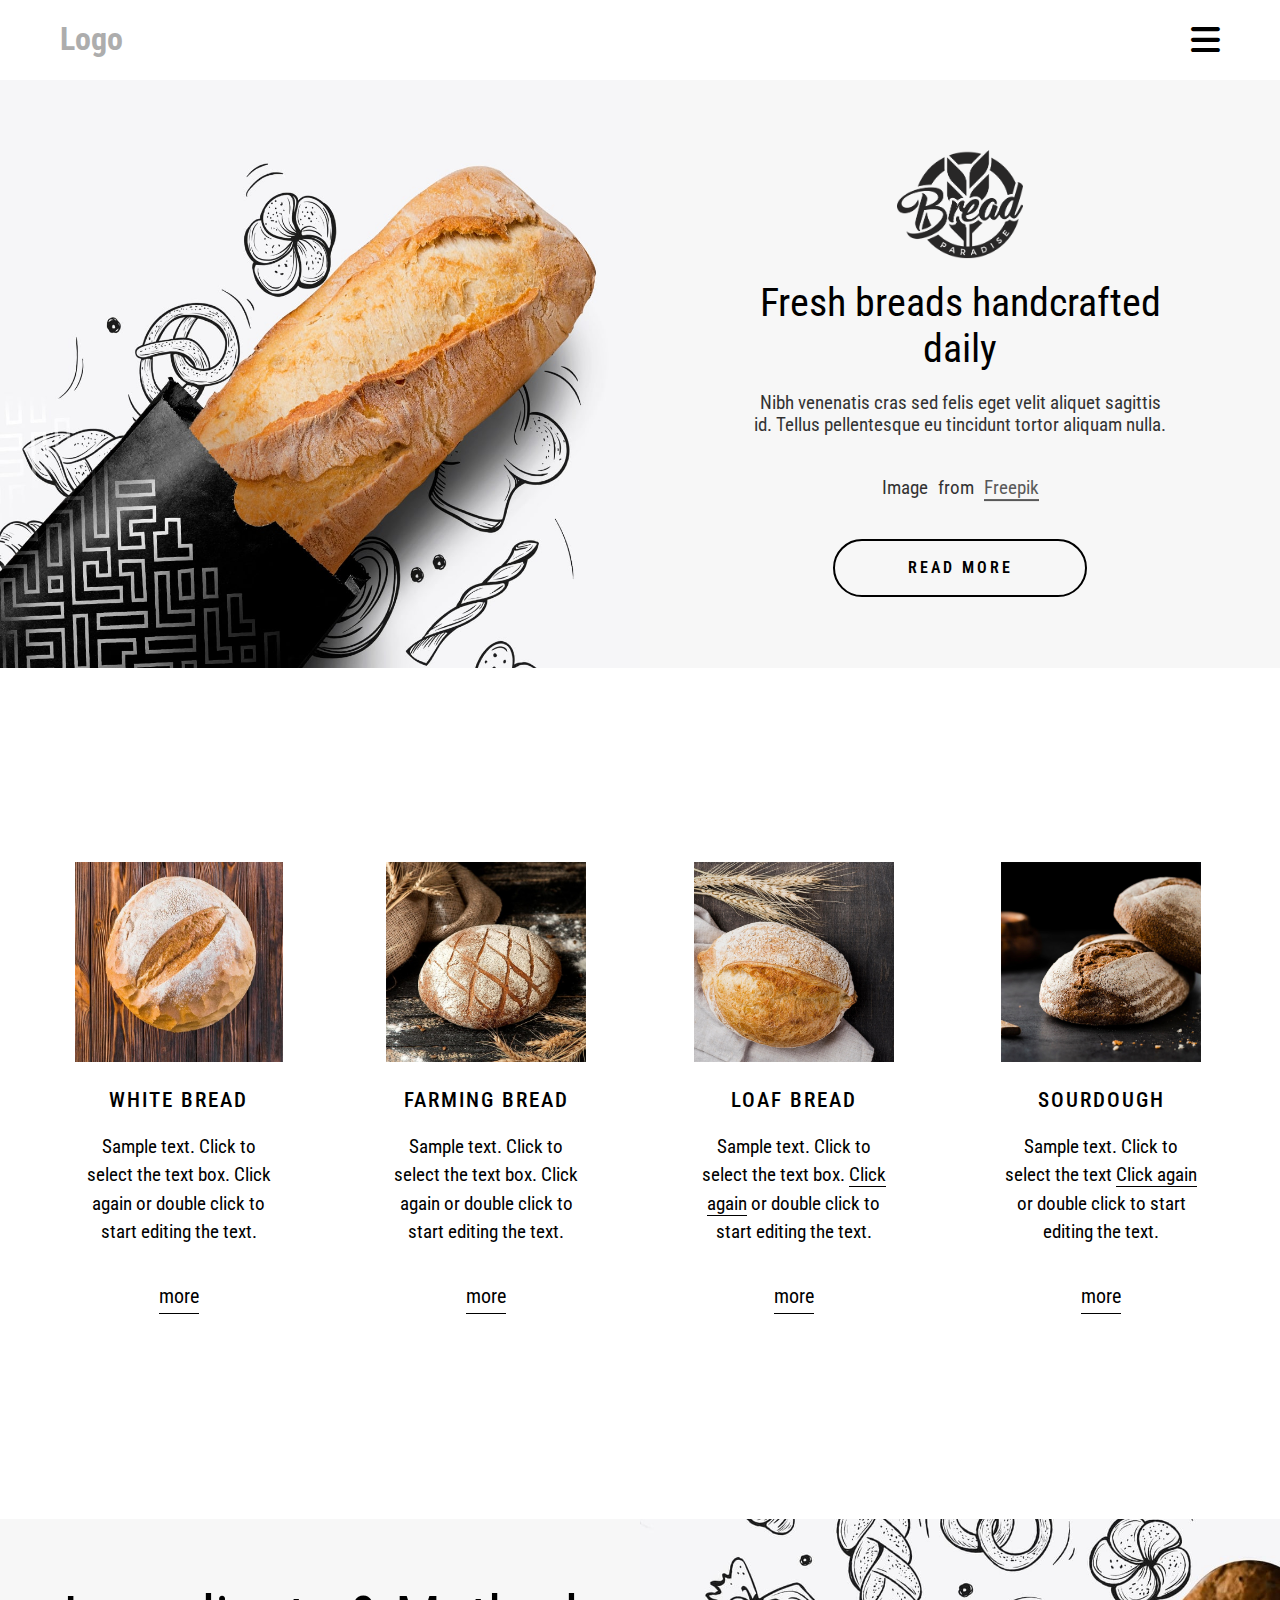
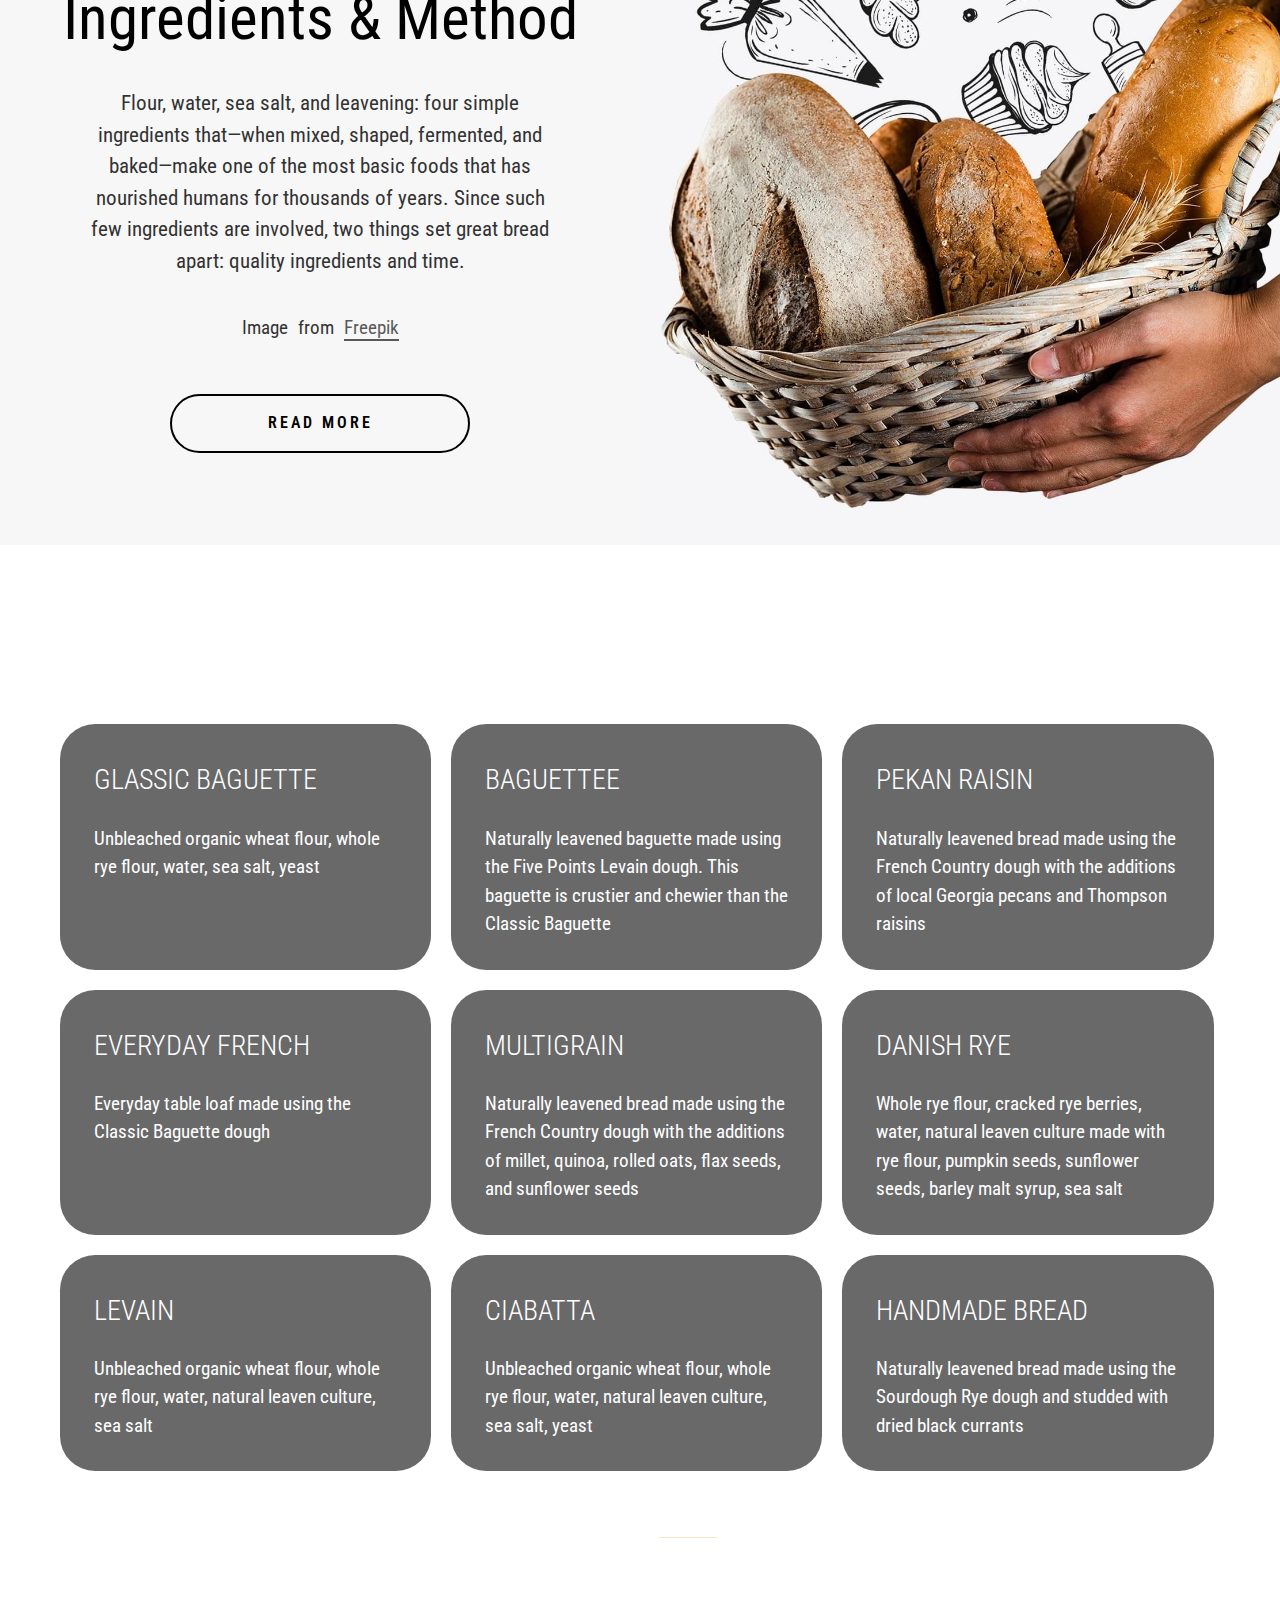
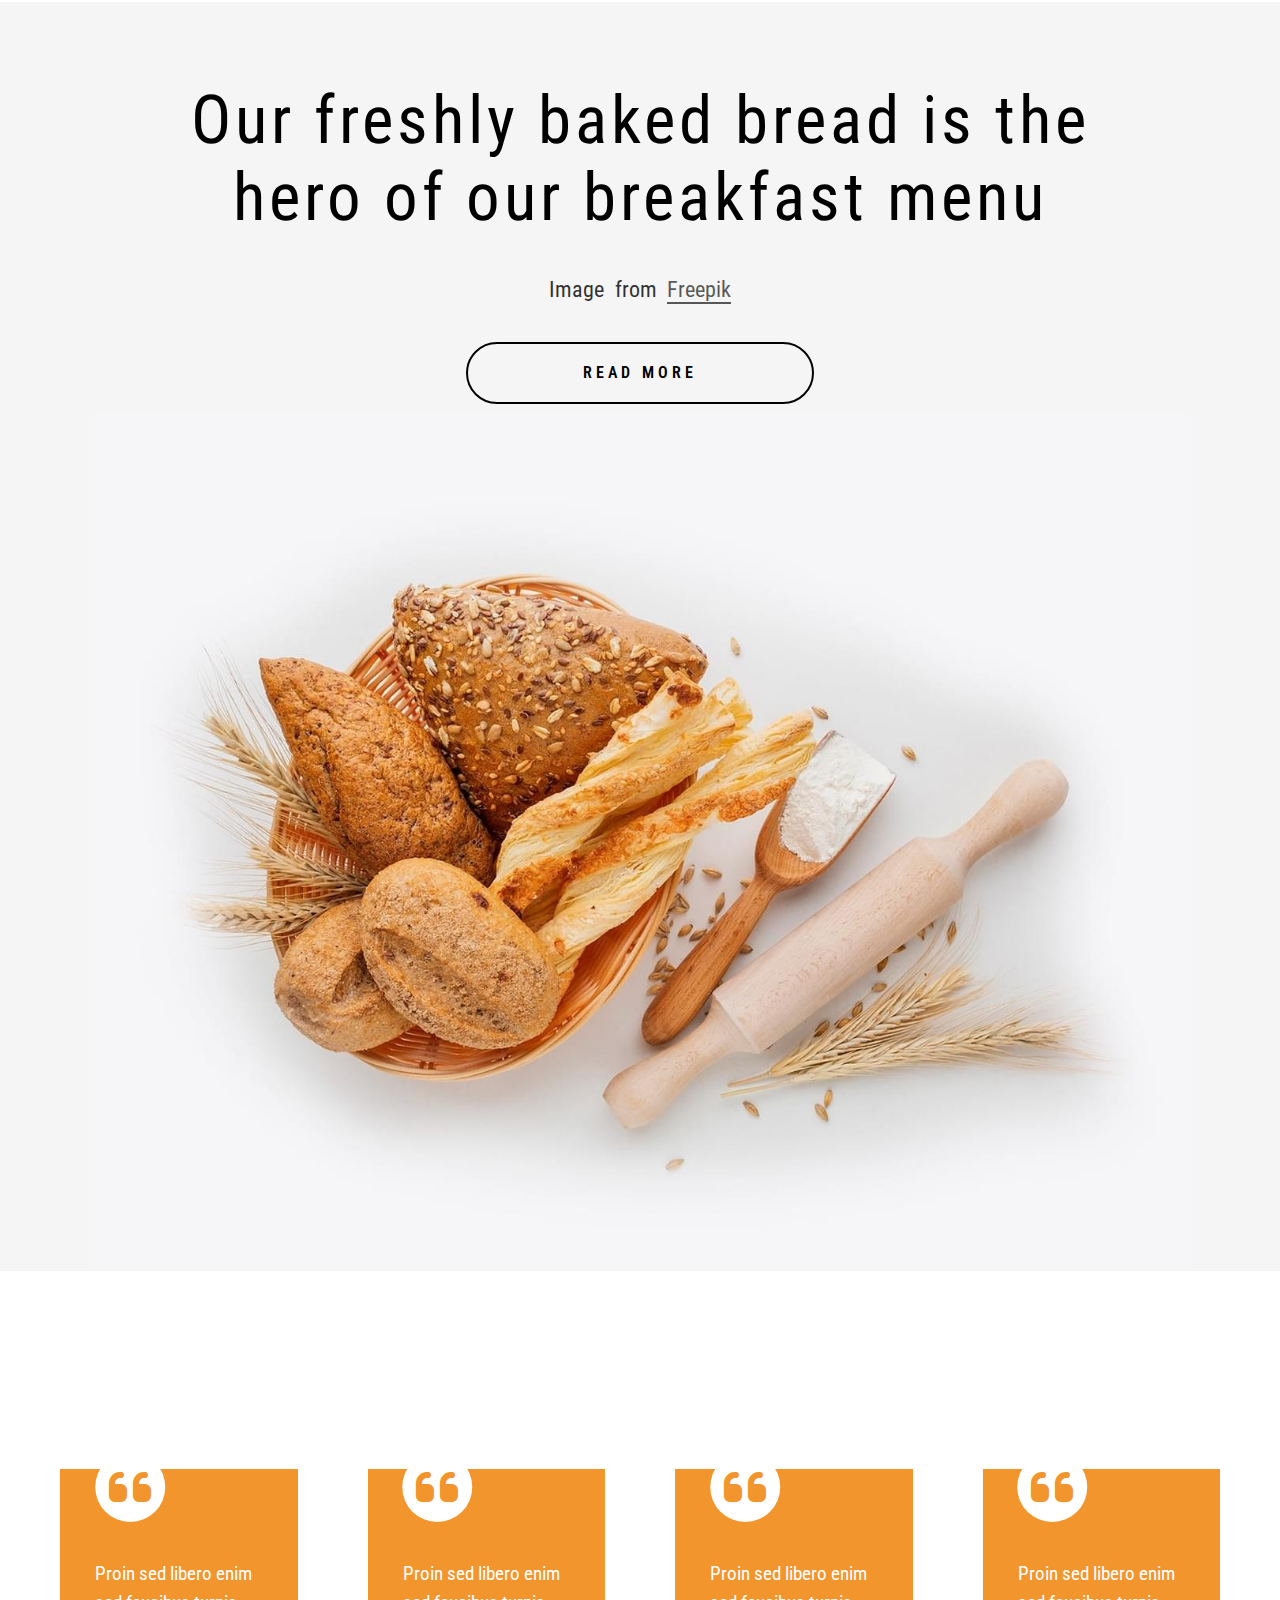
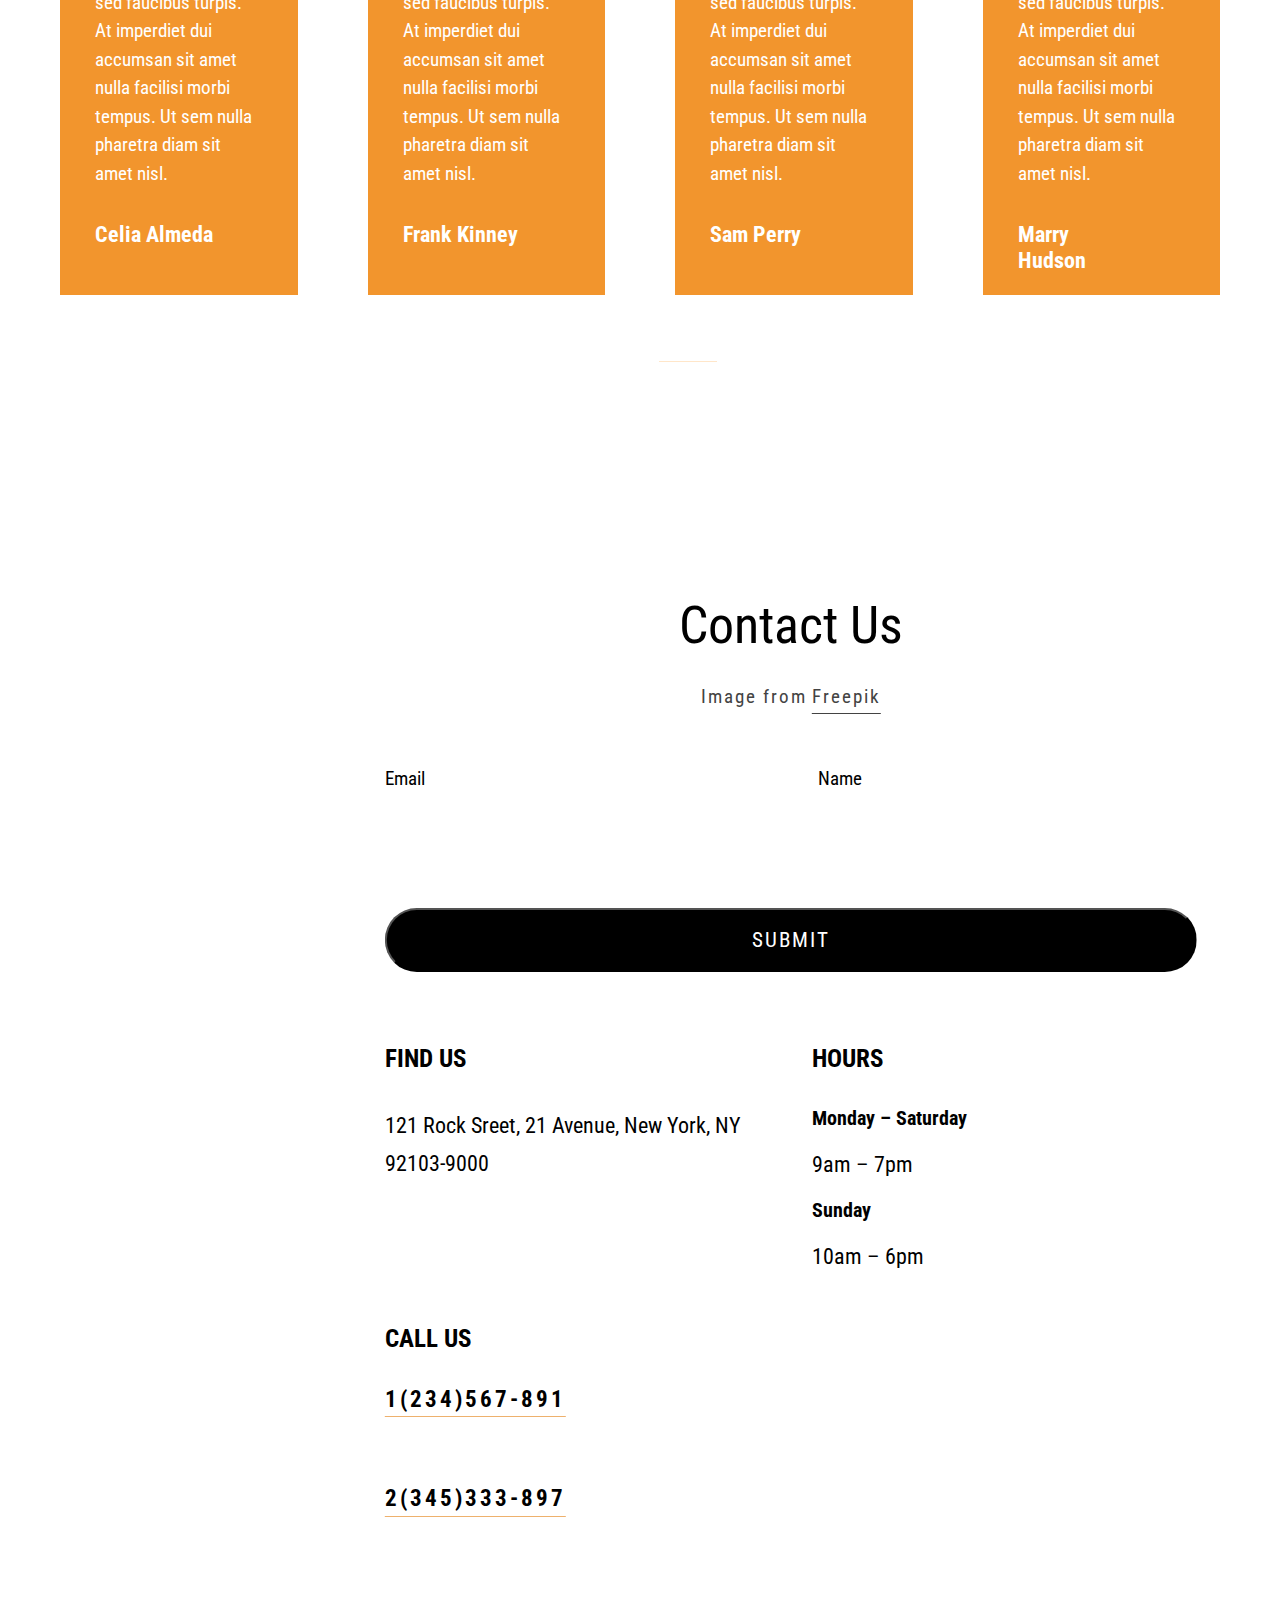
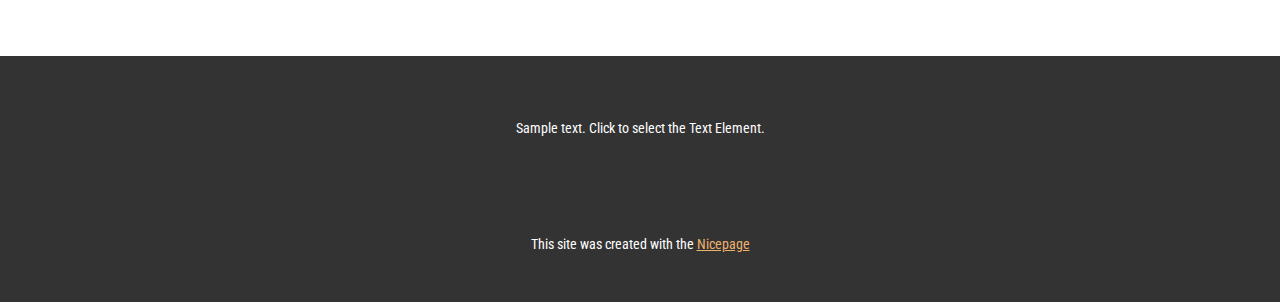
<file: Fresh _breads/index.html>
<!DOCTYPE html>
<html lang="en">
<head>
    <meta charset="UTF-8">
    <meta name="viewport" content="width=device-width, initial-scale=1.0">
    <link rel="stylesheet" href="css/all.min.css">
    <link rel="stylesheet" href="css/normalize.css">
    <link rel="stylesheet" href="css/master.css">
    <link rel="preconnect" href="https://fonts.googleapis.com">
    <link rel="preconnect" href="https://fonts.gstatic.com" crossorigin>
    <link href="https://fonts.googleapis.com/css2?family=Open+Sans:ital,wght@0,300..800;1,300..800&family=Roboto+Condensed:ital,wght@0
        ,100..900;1,100..900&family=Roboto:ital,wght@0,100;0,300;0,400;0,500;0,700;0,900;1,100;1,300;1,400;1,500;1,700;1,
        900&display=swap" rel="stylesheet">
    <title>Templet-2</title>
</head>
<body>
    <!-- start header  -->
    <div class="container">
        <header>
            <h1>Logo</h1>
            <div class="icon">
                <i class="fa-solid fa-bars"></i>
            </div>
        </header>
    </div>
    <!-- end header  -->
    <!-- start landing  -->
    <section>
        <div class="landing">
            <div class="left">
                <img src="images/nn-min.jpg" alt="">
            </div>
            <div class="right">
                <div class="box">
                    <div class="image">
                        <img src="images/333.png" alt="">
                    </div>
                    <div class="content">
                        <h3>Fresh breads handcrafted daily</h3>
                        <p>Nibh venenatis cras sed felis eget velit aliquet sagittis id. Tellus pellentesque eu tincidunt tortor
                            aliquam nulla.</p>
                        <div class="link">Image from<a href="https://www.freepik.com/photos/people">Freepik</a></div>
                        <button onclick="location.href = '#' ">read more</button>
                    </div>
                    
                </div>
            </div>
        </div>
    </section>
    <!-- end landing  -->
    <!-- start our product  -->
    <section class="second">
        <div class="container">
            <div class="product">
                <div class="main-heading">Our Breads</div>
                <div class="card">
                    <div class="box">
                        <div class="content">
                            <img src="images/ghgh12.jpg" alt="">
                            <h3>White Bread</h3>
                            <p>Sample text. Click to select the text box. Click again or double click to start editing the text.</p>
                            <div class="link">
                                <a href="https://nicepage.com/website-builder-software/preview/fresh-bread-handcrafted-every-day-3284327?device=desktop">more</a>
                            </div>
                        </div>

                    </div>
                    <div class="box">
                        <div class="content">
                            <img src="images/secrre.jpg" alt="">
                            <h3>Farming Bread</h3>
                            <p>Sample text. Click to select the text box. Click again or double click to start editing the text.</p>
                            <div class="link">
                                <a href="https://nicepage.com/website-builder-software/preview/fresh-bread-handcrafted-every-day-3284327?device=desktop">more</a>
                            </div>
                        </div>

                    </div>
                    <div class="box">
                        <div class="content">
                            <img src="images/trrt.jpg" alt="">
                            <h3>Loaf Bread</h3>
                            <p>Sample text. Click to select the text box. <a href="#">Click again</a> or double click to start editing the text.</p>
                            <div class="link">
                                <a href="https://nicepage.com/website-builder-software/preview/fresh-bread-handcrafted-every-day-3284327?device=desktop">more</a>
                            </div>
                        </div>
                    </div>
                    <div class="box">
                        <div class="content">
                            <img src="images/j.jpg" alt="">
                            <h3>Sourdough</h3>
                            <p>Sample text. Click to select the text <a href="#">Click again</a>  or double click to start editing the text.</p>
                            <div class="link">
                                <a href="https://nicepage.com/website-builder-software/preview/fresh-bread-handcrafted-every-day-3284327?device=desktop">more</a>
                            </div>
                        </div>
                    </div>
                </div>
                <div class="link1">Image from<a href="https://www.freepik.com/photos/people">Freepik</a></div>
            </div>
            
        </div>
    </section>
    <!-- end our product  -->
    <!-- start the third section  -->
    <section>
        <div class="num3">
            <div class="lside">
                <div class="box2">
                    <h2>Ingredients & Method</h2>
                    <div class="content2">
                        <p>Flour, water, sea salt, and leavening: four simple ingredients that—when mixed, shaped, fermented, 
                            and baked—make one of the most basic foods that has nourished humans for thousands of years. Since such
                            few ingredients are involved, two things set great bread apart: quality ingredients and time.
                        </p>
                        <div class="link">Image from<a href="https://www.freepik.com/photos/people">Freepik</a></div>
                        <button onclick="location.href = '#' ">read more</button>
                    </div>
                </div>
            </div>
            <div class="rside">
                <img src="images/-min.jpg" alt="">
            </div>
        </div>
    </section>
    <!-- end the third section  -->
    <!-- start forth section  -->
    <section class="sec4">
        <div class="container">
            <div class="main-heading">Our Breads</div>
            <div class="section4">
                <div class="inf-boxes">
                    <div class="inf-card">
                        <h3>Glassic Baguette</h3>
                        <p>Unbleached organic wheat flour, whole rye flour, water, sea salt, yeast</p>
                    </div>
                    <div class="inf-card">
                        <h3>Baguettee</h3>
                        <p>Naturally leavened baguette made using the Five Points Levain dough. This baguette is crustier and chewier than the Classic Baguette</p>
                    </div>
                    <div class="inf-card">
                        <h3>Pekan Raisin</h3>
                        <p>Naturally leavened bread made using the French Country dough with the additions of local Georgia pecans and Thompson raisins</p>
                    </div>
                    <div class="inf-card">
                        <h3>Everyday french</h3>
                        <p>Everyday table loaf made using the Classic Baguette dough</p>
                    </div>
                    <div class="inf-card">
                        <h3>Multigrain</h3>
                        <p>Naturally leavened bread made using the French Country dough with the additions of millet, quinoa, rolled oats, flax seeds, and sunflower seeds</p>
                    </div>
                    <div class="inf-card">
                        <h3>Danish Rye</h3>
                        <p>Whole rye flour, cracked rye berries, water, natural leaven culture made with rye flour, pumpkin seeds, sunflower seeds, barley malt syrup, sea salt</p>
                    </div>
                    <div class="inf-card">
                        <h3>Levain</h3>
                        <p>Unbleached organic wheat flour, whole rye flour, water, natural leaven culture, sea salt</p>
                    </div>
                    <div class="inf-card">
                        <h3>Ciabatta</h3>
                        <p>Unbleached organic wheat flour, whole rye flour, water, natural leaven culture, sea salt, yeast</p>
                    </div>
                    <div class="inf-card">
                        <h3>Handmade Bread</h3>
                        <p>Naturally leavened bread made using the Sourdough Rye dough and studded with dried black currants</p>
                    </div>
                </div>
            </div>
            <div class="link">Image from<a href="https://www.freepik.com/photos/people">Freepik</a></div>
        </div>
    </section>
    <!-- end forth section  -->
    <!-- start fifth section  -->
    <section class="sec5">
        <div class="container">
            <div class="top-dif">
                <div class="anime">
                    <h4>Our freshly baked bread is the hero of our breakfast menu</h4>
                    <div class="link">Image from<a href="https://www.freepik.com/photos/people">Freepik</a></div>
                </div>
                <button onclick="location.href = '#' ">read more</button>
            </div>
            <div class="bot-dif">
                <div class="image">
                    <img src="images/g-min (1).jpg" alt="" width="700px" height="700px">
                </div>
            </div>
        </div>

    </section>
    <!-- end fifth section  -->
    <!-- start six section  -->
    <section class="sec6">
        <div class="container">
            <div class="main-heading">
                Read what our customers say
            </div>
            <div class="cards6">
                <div class="boxes6">
                    <div><i class="fa-solid fa-quote-left"></i></div>
                    <p>Proin sed libero enim sed faucibus turpis. At imperdiet dui accumsan sit amet nulla facilisi morbi tempus. 
                        Ut sem nulla pharetra diam sit amet nisl. </p>
                    <h5>Celia Almeda</h5>
                </div>
                <div class="boxes6">
                    <div><i class="fa-solid fa-quote-left"></i></div>
                    <p>Proin sed libero enim sed faucibus turpis. At imperdiet dui accumsan sit amet nulla facilisi morbi tempus. 
                        Ut sem nulla pharetra diam sit amet nisl. </p>
                    <h5>Frank Kinney</h5>
                </div>
                <div class="boxes6">
                    <div><i class="fa-solid fa-quote-left"></i></div>
                    <p>Proin sed libero enim sed faucibus turpis. At imperdiet dui accumsan sit amet nulla facilisi morbi tempus. 
                        Ut sem nulla pharetra diam sit amet nisl. </p>
                    <h5>Sam Perry</h5>
                </div>
                <div class="boxes6">
                    <div><i class="fa-solid fa-quote-left"></i></div>
                    <p>Proin sed libero enim sed faucibus turpis. At imperdiet dui accumsan sit amet nulla facilisi morbi tempus. 
                        Ut sem nulla pharetra diam sit amet nisl. </p>
                    <h5>Marry Hudson</h5>
                </div>
            </div>
            <div class="link">Image from<a href="https://www.freepik.com/photos/people">Freepik</a></div>
        </div>

    </section>
    <!-- end six section  -->
    <!-- start contact us  -->
    <section class="last">
        <div class="container">
            <div class="contact">
                <div class="main-heading">Contact Us</div>
                <div class="link">Image from<a href="https://www.freepik.com/photos/people">Freepik</a></div>
                <div class="sign-up">
                    <form action="#">
                        <div class="try1">
                            <div class="info1">
                                <label for="mail">Email</label>
                                <input type="email" id="mail" required>
                            </div>
                            <div class="info2">
                                <label for="name">Name</label>
                                <input type="text" id="name" required>
                            </div>
                        </div>
                        <input type="submit">
                    </form>
                    <div class="to-contact">
                        <div class="find">
                            <h4>find us</h4>
                            <p>121 Rock Sreet, 21 Avenue, New York, NY 92103-9000</p>
                        </div>
                        <div class="hours">
                            <h4>hours</h4>
                            <h5>Monday – Saturday</h5>
                            <p>9am – 7pm</p>
                            <h5>Sunday</h5>
                            <p>10am – 6pm</p>
                        </div>
                        <div class="call">
                            <h4>call us</h4>
                            <a href="#">1(234)567-891</a>
                            <a href="#">2(345)333-897</a>
                        </div>
                    </div>
                </div>
            </div>
        </div>
    </section>
    <!-- end contact us  -->
    <!-- start footer  -->
    <footer>
        <p>Sample text. Click to select the Text Element.</p>
        <div>This site was created with the <a href="https://nicepage.com/">Nicepage</a></div>
    </footer>
    <!-- end footer  -->
</body>
</html>
</file>
<file: Fresh _breads/css/master.css>
* {
    -webkit-box-sizing: border-box;
    -moz-box-sizing: border-box;
    box-sizing: border-box;
}
html {
    scroll-behavior: smooth;
}
body {
    font-family: "Roboto Condensed", sans-serif;
    margin: 0;
}
:root {
    --hover-color: #eeb16d;
    --padding-top: 20px;
    --padding-bot: 20px;
}
.container {
    margin-left: 50px;
    margin-right: 50px;
    padding-left: 10px;
    padding-right: 10px;
}
a {
    text-decoration: none;
}
.main-heading {
    color: white;
    font-size: 52px;
    font-weight: normal;
    text-align: center;
    padding: 50px 0 70px 0;
    animation: forhead 1.5s 1 ease-in-out;
}
@keyframes forhead {
    0% {
        scale: 0;
        opacity: 0;
    }
    50% {
        opacity: 0.5;
    }
    100% {
        scale: 1;
    }
}
/* star header  */
header {
    display: flex;
    padding-top: 20px;
    justify-content: space-between;
    padding: 0;
}
header h1{
    color: #adadad;
}
header .icon {
    display: flex;
    align-items: center;
    font-size: 33px;
    width: fit-content;
    transition: 0.2s;
}
header .icon i {
    cursor: pointer;
}
header .icon i:hover {
    color: var(--hover-color);
}
/* end header  */
/* start landing  */
.landing {
    display: flex;
    background-color: #f7f7f7;
}
.landing .left {
    width: 50%;
}
.landing .left img {
    width: 100%;
    height: 100%;
    transition: 0.3s;
    animation: ltr 3s -2ms 1 ease;
}
@keyframes ltr {
    0% {
        transform: translateX(-600px);
        opacity: 0;
    }
    25% {
        opacity: 0;
    }
    100% {
        transform: translateX(0);
    }
}
.landing .right {
    width: 50%;
    text-align: center;
}
.landing .right .box {
    position: relative;
    top: 50%;
    transform: translatey(-50%);
    padding: 70px 60px;
}
.landing .right .box .content {
    transition: 0.3s;
    animation: forcontent 2s -0.5s 1 ease-in-out;
}
@keyframes forcontent {
    0% {
        transform: scale(0);
        opacity: 0;
    }
    100% {
        transform: scale(1);
    }
}
.landing .right .box .image {
    position: relative;
    width: 100%;
    height: 110px;
    display: flex;
    justify-content: center;
}
.landing .right .box img {
    width: 30%;
    position: absolute;
    transition: 0.3s;
    animation: ttb 2s 1 ease-in-out ;
}
@keyframes ttb {
    0% {
        transform: translateY(-50px);
        width: 0;
        opacity: 0;
    }
    3% {
        transform: translateY(-40px);
        transform: rotate(-180deg);
    }
    100% {
        transform: rotate(0);
        
    }
}
.landing .right .box .content h3 {
    font-size: 2.5rem;
    font-weight: normal;
    margin: 20px 0;
}
.landing .right .box .content p {
    font-size: 19px;
    opacity: 0.8;
    line-height: 1.2;
}
.landing .right .box .content .link {
    font-size: 19px;
    opacity: 0.8;
    margin: 40px 0 40px;
    word-spacing: 6px;
}
.landing .right .box .content .link a {
    color: black;
    opacity: 0.8;
    margin-left: 10px;
    border-bottom: 2px solid black;
}
.landing .right .box .content .link a:hover {
    border-bottom-color: var(--hover-color);
}
.landing .right .box .content button {
    padding: 18px;
    width: 60%;
    text-transform: uppercase;
    letter-spacing: 3px;
    font-weight: 600;
    border-radius: 32px;
    border: 2px solid black;
    background-color: transparent;
    transition: 0.3s;
    cursor: pointer;
}
.landing .right .box .content button:hover {
    color: white;
    background-color: #000000cc;
    border-color: #000000cc;
}
@media (max-width: 767px) {
    .landing {
        flex-direction: column;
    }
    .landing .left {
        width: 100%;
        order: 2;
    }
    .landing .right {
        order: 1;
        width: 100%;
    }
    .landing .right .image img  {
        width: 23%;
    }
    .landing .right .box {
        transform: translateY(0);
        top: 40px;
    }
    .landing .right .box .content p {
        font-size: 22px;
    }
    .landing .right .box .content .link {
        font-size: 22px;
    }
}
@media (min-width: 768px) and (max-width: 900px) {
    .landing .left {
        position: relative;
        right: 13%;
        width: 75%;
    }
    .landing .left img {
        height: 100%;
    }
    .landing .right .box .content h3 {
        font-size: 2rem;
    }
    .landing .right {
        position: relative;
        right: 40px;
    }
    .landing .right .box .content p {
        font-size: 22px;
    }
    .landing .right .box {
        padding: 40px 0 0 0;
    }
    .landing .right .box .link {
        font-size: 16px;
        margin: 0 0 30px;
    }
    .landing .right .box button {
        width: 70%;
        padding: 10px;
        margin-bottom: 30px;
    }
}
@media (min-width:1200px) {
    .landing .right .box button {
        width: 65%;
    }
    .landing .right .box {
        padding-right: 109px;
        padding-left: 109px;
    }
}
/* end landing  */
/* start our product  */
.second {
    background-image: url(https://images01.nicepagecdn.com/c461c07a441a5d220e8feb1a/8a7236437d1b5a10992859f8/g-min.jpg);
    background-position-x: 50%;
    background-size: cover;
    background-repeat: no-repeat;
    overflow: hidden;

}
.container .card {
    width: 100%;
    display: grid;
    grid-template-columns: repeat(auto-fill , minmax(230px , 1fr));
    gap: 70px;
}
.container .card .box {
    background-color: white;
    text-align: center;
    animation: forcards 2s 1 ease-in-out;
}
@keyframes forcards {
    0% {
        transform: translateY(55%);
        opacity: 0;
    }
    100% {
        transform: translateY(0);
    }
}
.container .card .box .content {
    padding: 15px 0 0;
}
.container .card .box .content  img {
    width: 97%;
    height: 200px;
    object-fit: contain;
    transition: 1s;
    animation: forimages 2s 1 linear;
}
@keyframes forimages {
    0% {
        scale: 0;
    }
    75% {
        scale: 0;
    }
    100% {
        scale: 1;
    }
}
.container .card .box h3 {
    font-size: 21px;
    letter-spacing: 2px;
    font-weight: 500;
    text-transform: uppercase;
}
.container .card .box p {
    max-width: 85%;
    font-size: 19px;
    margin: auto;
    line-height: 1.5;
} 
.container .card .box p a {
    color: black;
    border-bottom: 1px solid black;
}
.container .card .box p a:hover {
    border: none;
}
.container .card .box .link  {
    padding: 38px ;
    font-size: 20px;
}
.container .card .box .link a {
    color: black;
    border-bottom: 1px solid black;
    padding-bottom: 5px;
}
.container .card .box .link a:hover {
    border-color: var(--hover-color);
}
.second .container   .link1 {
    color: white;
    padding: 72px 0;
    text-align: center;
    word-spacing: 3px;
    font-size: 25px;
    animation: forlink1 2s 1 ease-in-out;
}
@keyframes forlink1 {
    0% {
        opacity: 0;
        transform: translateX(-40%);
    }
    50% {
        opacity: 0;
    }
    100% {
        opacity: 1;
        transform: translateX(0);
    }
}
.second .container  .link1 a {
    color: white;
    border-bottom: 2px solid white;
    margin-left: 11px;
}
.second .container  .link1 a:hover {
    border: none;
}

@media (max-width: 500px) {
    .container .card .box .content  img{
        height: 200px;
    }
}
@media (min-width: 501px) and (max-width: 767px) {
    .container .card  {
        grid-template-columns: none;
    }
    .container .card .box .content  img {
        height: 488px;
    }
}
@media (min-width: 768px) and (max-width: 949px) {
    .container .card .box .content  img {
        height: 300px;
    }
}
/* end our product  */
/* start the third section  */
.num3 {
    display: flex;
    background-color: #f7f7f7;
}
.num3 .lside {
    width: 50%;
    text-align: center;
}
.num3 .lside .box2 {
    margin: 20px;
}
.num3 .lside .box2 .content2 {
    animation: toleft 2.6s 1 ease-in-out;
}
@keyframes toleft {
    0% {
        transform: translateX(-600px);
        opacity: 0;
    }
    50% {
        opacity: 0;
    }
    100% {
        opacity: 1;
        transform: translateX(0);
    }
}
.num3 .lside .box2 h2 {
    font-size: 3.8rem;
    font-weight: normal;
    margin: 20px auto;
    padding: 45px 0 15px;
    width: 86%;
    animation: forh2 2.6s 1 ease-in-out;
}
@keyframes forh2 {
    0% {
        scale: 0;
    }
    70% {
        scale: 0;
        opacity: 0.5;
    }
    100% {
        scale: 1;
    }
}
.num3 .lside .box2 p {
    font-size: 21px;
    opacity: 0.8;
    line-height: 1.5;
    width: 80%;
    margin: 0 auto;
}
.num3 .lside .box2 .link {
    font-size: 19px;
    opacity: 0.8;
    margin: 40px 0 55px;
    word-spacing: 6px;
}
.num3 .lside .box2 .link a {
    color: black;
    opacity: 0.8;
    margin-left: 10px;
    border-bottom: 2px solid black;
}
.num3 .lside .box2 .link a:hover {
    border-bottom-color: var(--hover-color);
}
.num3 .lside .box2 button {
    padding: 18px;
    width: 50%;
    text-transform: uppercase;
    letter-spacing: 3px;
    font-weight: 600;
    border-radius: 32px;
    border: 2px solid black;
    background-color: transparent;
    transition: 0.3s;
    cursor: pointer;
}
.num3 .lside .box2 button:hover {
    color: white;
    background-color: #000000cc;
    border-color: #000000cc;
}
.num3 .rside {
    width: 50%;
}
.num3 .rside img {
    width: 100%;
    height: 100%;
    transition: 1s;
    animation: imgscale 3s  1 ease-in-out;
}
@keyframes imgscale {
    0% {
        scale: 0;
    }
    50% {
        scale: 0;
        opacity: 0.5;
    }
    100% {
        scale: 1;
    }
}
@media (max-width: 767px) {
    .num3 {
        flex-direction: column;
    }
    .num3 .lside {
        width: 100%;
    }
    .num3 .rside {
        width: 100%;
        margin: 80px 0 0;
    }
    .num3 .lside .box2 button {
        width: 50%;
    }
} 
@media (min-width: 768px) and (max-width: 901px) {
    .num3 .lside .box2 {
        padding: 0;
    }
    .num3 .lside .box2 p {
        line-height: 1.5;
        width: 90%;
    }
    .num3 .rside {
        overflow: hidden;
    }
    .num3 .rside img {
        width: 109%;
    }
    .num3 .lside .box2 button {
        width: 70%;
    }
}
/* end the third section  */
/* start forth section  */
.sec4 {
    background-image: url(https://images01.nicepagecdn.com/c461c07a441a5d220e8feb1a/68a67d3c284f585b9406845f/tt-min.jpg);
    background-position-x: 50%;
    background-size: cover;
    background-repeat: no-repeat;
    overflow: hidden;
}
.container .section4 .inf-boxes {
    color: white;
    display: grid;
    grid-template-columns: repeat(3 , 32%);
    gap: 20px;
    animation: forcards 2s 1 ease-in-out;
}
.sec4 .container .section4 .inf-boxes .inf-card {
    background-color: #00000096;
    padding: 12px 34px;
    border-radius: 35px;
}
.container .section4 .inf-boxes .inf-card h3 {
    font-size: 28px;
    font-weight: 300;
    text-transform: uppercase;
}
.container .section4 .inf-boxes .inf-card p {
    font-size: 19px;
    line-height: 1.5;
}
.sec4 .container .link {
    padding: 38px 0 70px;
    font-size: 20px;
    color: white;
    text-align: center;
}
.sec4 .container .link a {
    color: white;
    border-bottom: 1px solid #ffe6c9;
    padding-bottom: 5px;
    margin-left: 5px;
}
.sec4 .container .link a:hover   {
    color: #d7d7d7;
    border-color: var(--hover-color);
}
@media (max-width: 767px) {
    .container .section4 .inf-boxes {
        grid-template-columns: repeat(1 , 1fr);
    }
}
@media (min-width: 768px) and (max-width: 991px) {
    .container .section4 .inf-boxes {
        grid-template-columns: repeat(2 , 50%);
    }
}
/* end forth section  */
/* end fifth section  */
.sec5 {
    background-color: #f5f5f5;
}
.sec5 .container {
    text-align: center;
}
.sec5 .container .top-dif {
    padding: 80px 0 0;
}
.sec5 .container .top-dif .anime {
    animation: fortopdif 2s 1 ease-in-out;
}
@keyframes fortopdif {
    0% {
        scale: 0;
        opacity: 0;
    }
    50% {
        opacity: 0;
    }
    100% {
        scale: 1;
    }
}
.sec5 .container .top-dif h4 {
    margin: auto;
    width: 87%;
    font-size: 67px;
    font-weight: 400;
    letter-spacing: 4px;
}
.sec5 .container .top-dif .link {
    font-size: 22px;
    opacity: 0.8;
    margin: 40px 0 40px;
    word-spacing: 6px;
}
.sec5 .container .top-dif .link a {
    color: black;
    opacity: 0.8;
    margin-left: 10px;
    border-bottom: 2px solid black;
}
.sec5 .container .top-dif .link a:hover {
    border-bottom-color: var(--hover-color);
}
.sec5 .container .top-dif button {
    padding: 20px;
    width: 30%;
    text-transform: uppercase;
    letter-spacing: 4px;
    font-weight: 600;
    border-radius: 32px;
    border: 2px solid black;
    background-color: transparent;
    transition: 0.3s;
    cursor: pointer;
    animation: fortopdif 2.5s 1 ease-in-out;

}
.sec5 .container .top-dif button:hover {
    color: white;
    background-color: #000000cc;
    border-color: #000000cc;
}
.sec5 .container .bot-dif {
    width: 95%;
    margin: auto;
}
.sec5 .container .bot-dif .image img {
    padding-top: 10px;
    width: 100%;
    object-fit: contain;
    height: 100%;
    animation: fortopdif 2.5s 1 ease-in-out;

}
@media (max-width: 600px) {
    .sec5 .container .top-dif h4 {
        width: 100%;
        font-size: 44px;
    }
    .sec5 .container .top-dif button {
        width: 59%;
    }
}
@media (min-width: 601px) and (max-width: 901px) {
    .sec5 .container .top-dif button {
        width: 50%;
    }
    .sec5 .container .top-dif h4 {
        width: 100%;
        font-size: 51px;
    }
}
@media (min-width: 902px) and (max-width: 1100px) {
    .sec5 .container .top-dif button {
        width: 40%;
    }
}
/* start fifth section  */
/* start six section  */
.sec6 {
    background-image: url(https://images01.nicepagecdn.com/c461c07a441a5d220e8feb1a/4953025bf3c75451aa1415af/88-min.jpg);
    background-position-x: 50%;
    background-size: cover;
    background-repeat: no-repeat;
    overflow: hidden;
}
.sec6 .container .cards6 {
    color: white;
    width: 100%;
    display: grid;
    grid-template-columns: repeat(auto-fill, minmax(20%, 1fr));
    gap: 70px;
    row-gap: 30px;
    animation: forcards6 1.5s 1 ease-in-out;
}
@keyframes forcards6 {
    0% {
        transform: translateY(70%);
        opacity: 0;
    }
    100% {
        transform: translateY(0);
    }
}
.sec6 .container .main-heading {
    font-size: 68px;
}
.sec6 .container .cards6 .boxes6 {
    background-color: #f2952d;
    padding: 0 35px 0 35px;
}
.sec6 .container .cards6 .boxes6 div {
    width: 100%;
    height: 42px;
    background-color: transparent;
    position: relative;
    left: 50%;
    transform: translateX(-50%);
}
.sec6 .container .cards6 .boxes6 div i {
    width: 70px;
    height: 70px;
    color: #f2952d;
    background-color: white;
    border-radius: 50%;
    display: flex;
    justify-content: center;
    align-items: center;
    font-size: 48px;
    position: absolute;
    top: -17px;
}
.sec6 .container .cards6 .boxes6 p {
    padding: 30px 0 15px;
    font-size: 19px;
    line-height: 1.5;
}
.sec6 .container .cards6 .boxes6 h5 {
    font-size: 22px;
    width: 72%;
    padding: 0;
    margin: 0 0 22px;
}
.sec6 .container .link {
    padding: 38px 0 70px;
    font-size: 20px;
    color: white;
    text-align: center;
    animation: forlink6 1.9s 1 ease-in-out;
}
@keyframes forlink6 {
    0% {
        transform: translateY(70%);
        opacity: 0;
        scale: 0;
    }
    100% {
        transform: translateY(0);
    }
}
.sec6 .container .link a {
    color: white;
    border-bottom: 1px solid #ffe6c9;
    padding-bottom: 5px;
    margin-left: 5px;
}
.sec6 .container .link a:hover {
    color: #d7d7d7;
    border-color: var(--hover-color);
}
@media (max-width: 767px) {
    .sec6 .container .cards6 .boxes6 h5 {
        width: 100%;
    }
    .sec6 .container .cards6 {
        grid-template-columns: repeat(1, 1fr);
    }
    .contact .sign-up form .try1  {
    flex-direction: column;
    }
    .contact .sign-up form .try1 .info1, 
.contact .sign-up form .try1 .info2 {
    width: 100%;
}
}
@media (min-width:768px) and (max-width:991px) {
    .sec6 .container .cards6 {
        grid-template-columns: repeat(2, 1fr);
    }
}
/* end six section  */
/* start contact us  */
.last {
    background-image: url(https://images01.nicepagecdn.com/c461c07a441a5d220e8feb1a/7099c1ec67eb531ba2a1f41d/-min.jpg);
    background-position-x: 50%;
    background-size: cover;
    background-repeat: no-repeat;
}
.last .container .contact {
    width: 70%;
    padding: 70px 0 70px;
    transform: translateX(40%);
}
.last .container .contact .main-heading {
    animation: none;
}
.last .container .contact .main-heading {
    padding-top: 100px;
    padding-bottom: 30px;
    color: black;
}
.last .container .contact .link {
    padding: 0 0 30px;
    font-size: 19px;
    color: #434343;
    text-align: center;
    letter-spacing: 2px;
}
.last .container .contact .link a {
    color: #434343;
    border-bottom: 1px solid;
    padding-bottom: 5px;
    margin-left: 5px;
}
.last .container .contact .link a:hover {
    border: none;
}
.last .container .contact .sign-up {
    margin: 30px 0 0;
}
.last .container .contact .sign-up form .try1 {
    display: flex;
}
.contact .sign-up form {
    margin-bottom: 40px;
}
.contact .sign-up form .try1 .info1 {
    margin-right: 55px;
}
.contact .sign-up form .try1 .info1, 
.contact .sign-up form .try1 .info2 {
    display: flex;
    flex-direction: column;
    width: 50%;
}
.contact .sign-up form .try1 label {
    margin-bottom: 10px;
    font-size: 19px;
}
.contact .sign-up form .try1 input {
    padding: 20px;
    border-radius: 33px;
    border: none;
}
.contact .sign-up form .try1 input:focus {
    outline: none;
}
.contact .sign-up form input[type="submit"] {
    width: 100%;
    padding: 18px;
    background-color: black;
    color: white;
    font-size: 21px;
    text-transform: uppercase;
    letter-spacing: 2px;
    border-radius: 45px;
    margin-top: 50px;
    cursor: pointer;
}
.contact .sign-up form input[type="submit"]:hover {
    background-color: #373737;
}
.contact .to-contact {
    display: grid;
    grid-template-columns: repeat(auto-fill , minmax(30% , 1fr));
    gap: 0 43px;
}
.contact .to-contact p {
    font-size: 22px;
}
.contact .to-contact h5 {
    font-size: 20px;
    margin: 0;
}
.contact .to-contact h4 {
    font-size: 25px;
    text-transform: uppercase;
}
.contact .to-contact .find p {
    margin: 0;
    padding-right: 21px;
    line-height: 1.7;
}
.contact .to-contact .call {
    display: flex;
    flex-direction: column;
}
.contact .to-contact .call a {
    color: black;
    border-bottom: 1px solid var(--hover-color);
    width: fit-content;
    letter-spacing: 3px;
    font-size: 23px;
    margin-bottom: 69px;
    font-weight: bold;
    padding-bottom: 3px;
}
.contact .to-contact .call a:hover {
    border-color: black;
}
@media (max-width: 767px) {
    .last .container .contact {
        width: 100%;
        transform: translateX(0);
    }
    .contact .to-contact {
        grid-template-columns: repeat(1 , 1fr);
        text-align: center;
    }
    .contact .to-contact .call a {
        margin: 0 auto 69px;
    }
}
@media (min-width: 768px) and (max-width: 991px) {
    .last .container .contact {
        width: 100%;
        transform: translateX(0);
    }
}
@media (min-width: 992px) and (max-width: 1100px) {
    .last .container .contact {
        width: 100%;
        transform: translateX(0);
    }
    /* .contact .to-contact {
        grid-template-columns: repeat(3 , 30%);
        text-align: center;
    } */
}
/* end contact us  */
/* start footer  */
footer {
    background-color: #333333;
    color: white;
    padding: 50px;
    text-align: center;
    font-size: 14px;
}
footer div {
    margin-top: 100px;
}
footer div a {
    color: var(--hover-color);
    text-decoration: underline;
}
footer div a:hover {
    text-decoration: none;
    color: #d3944d;
}
/* end footer  */
</file>
